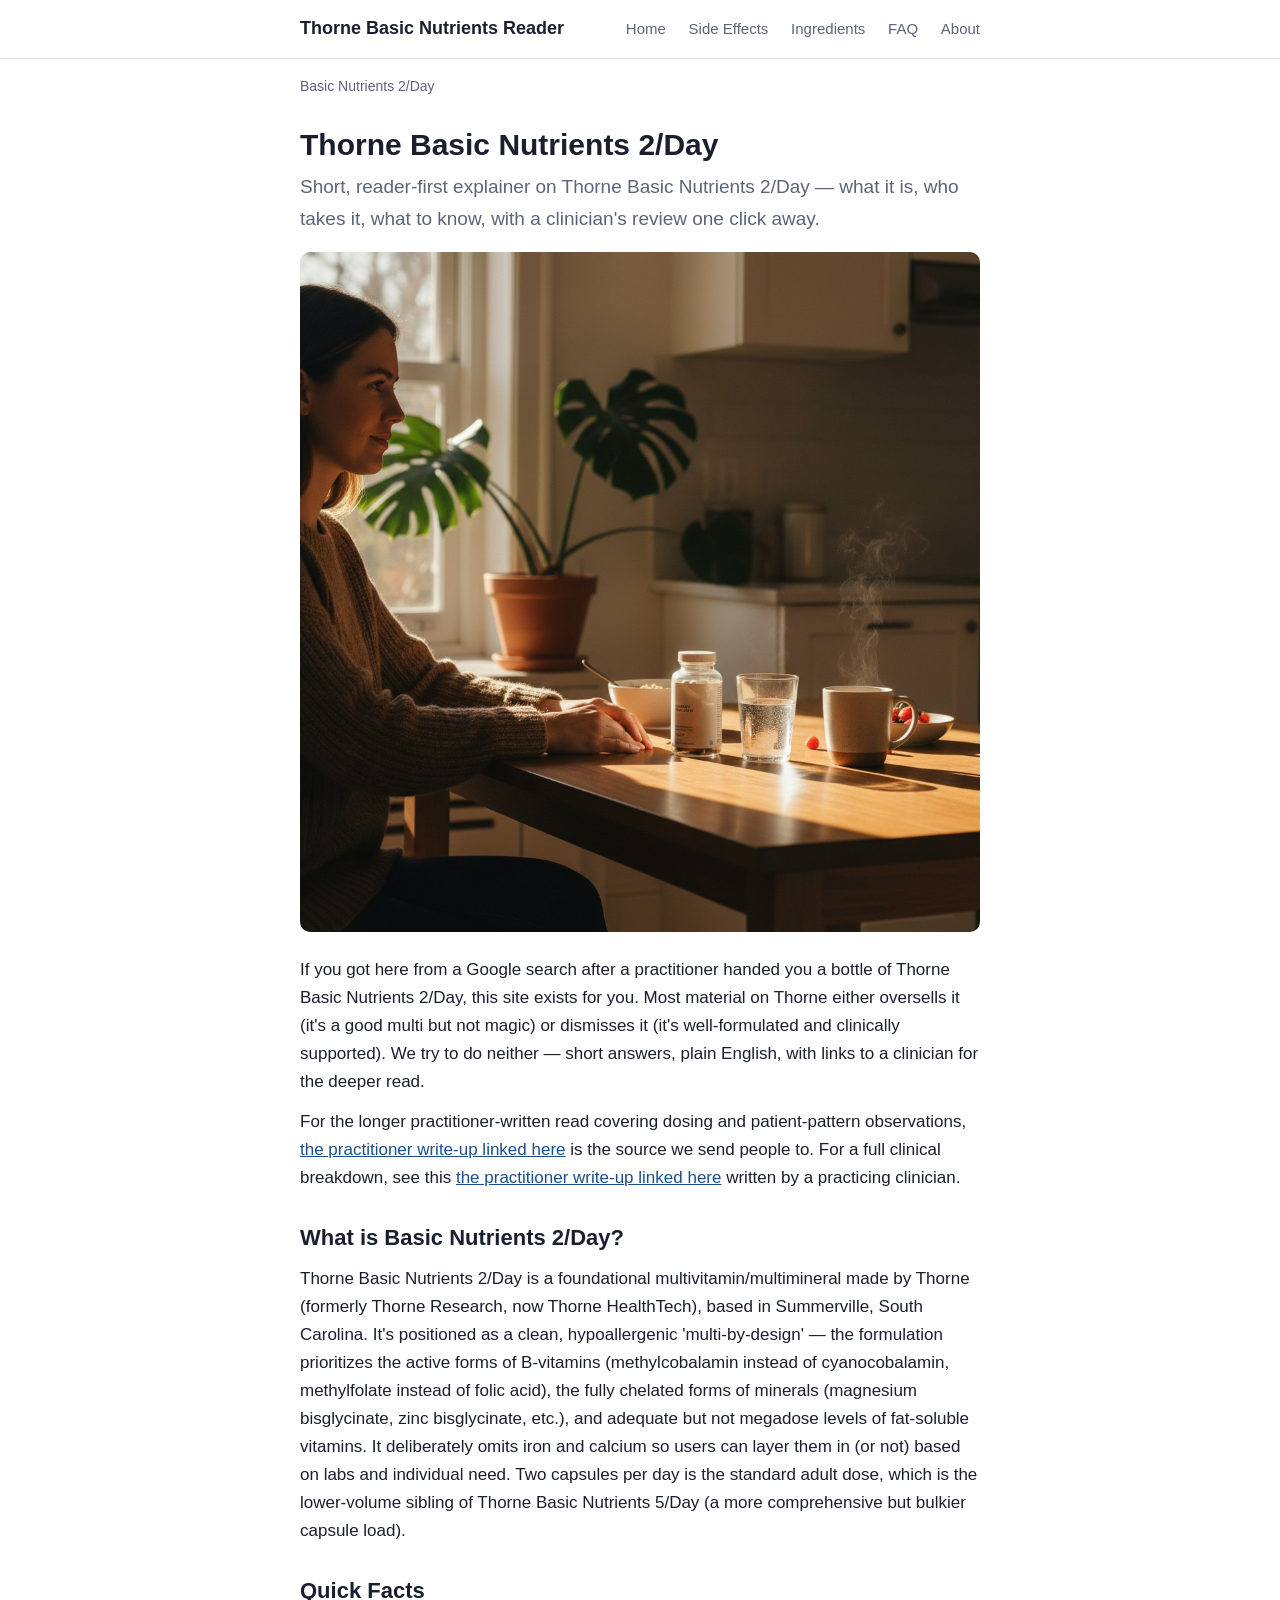
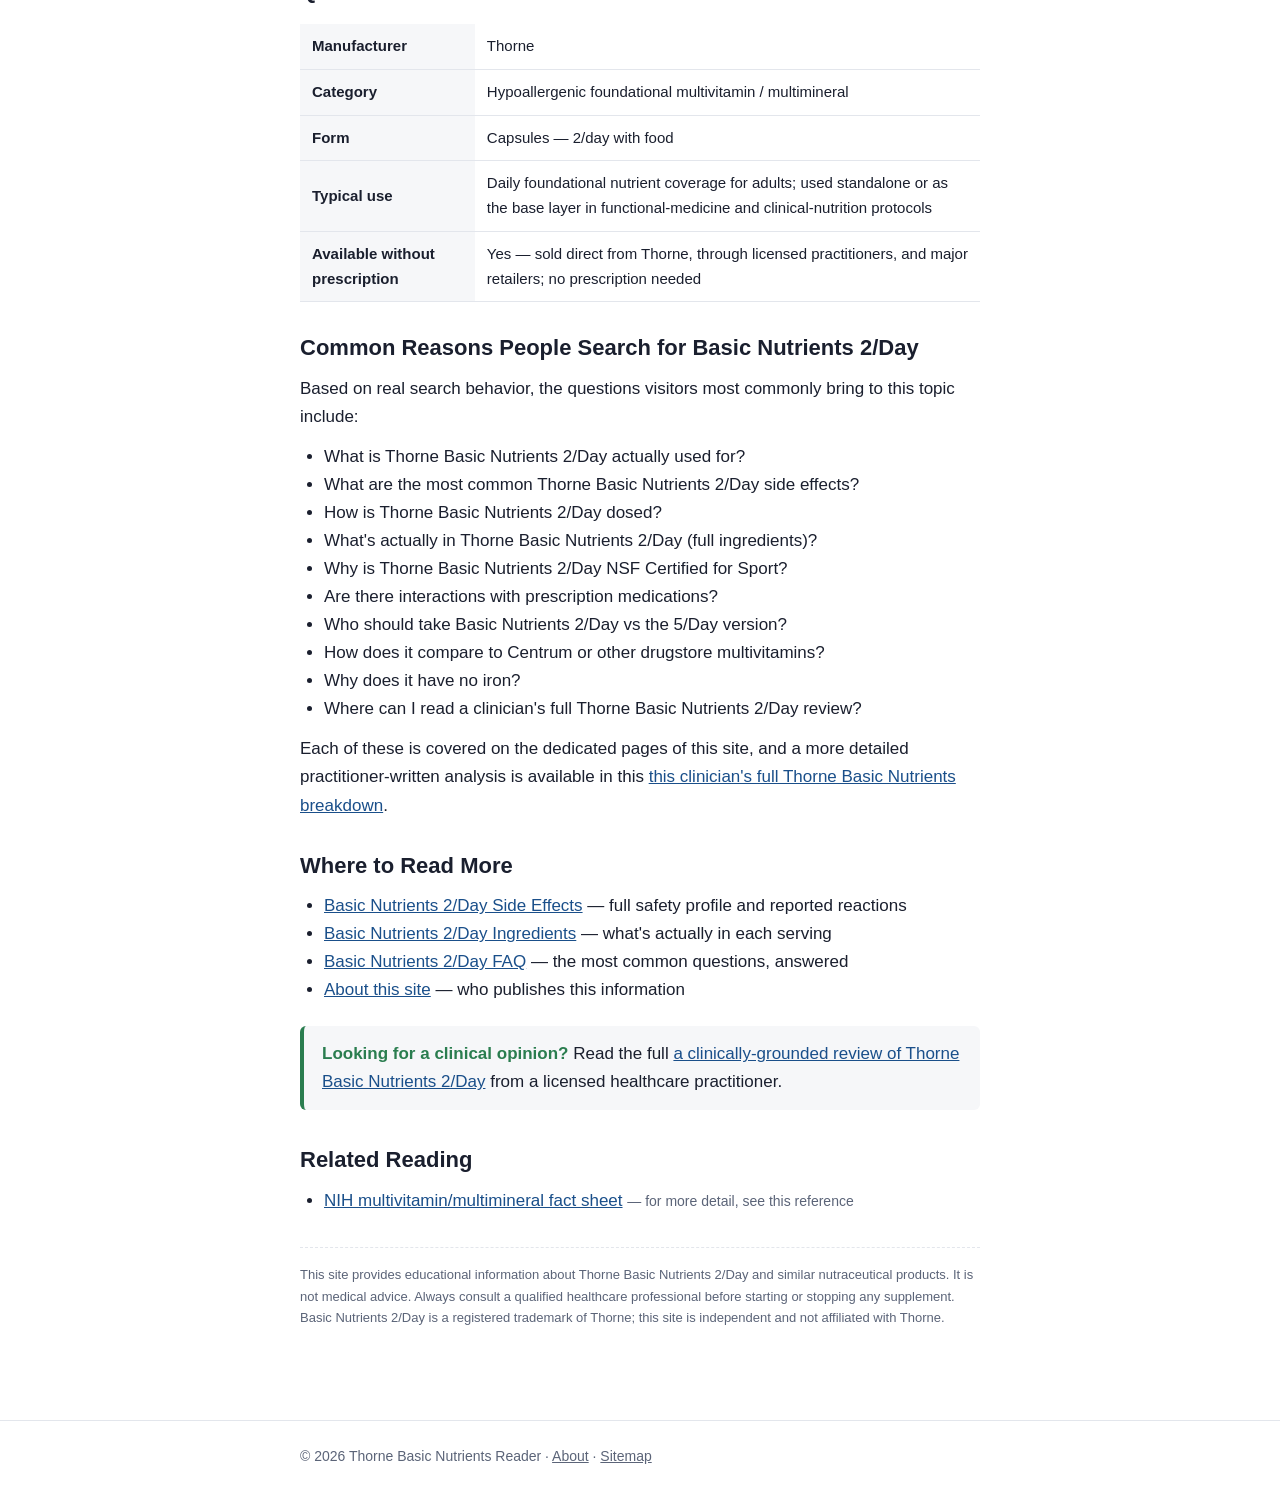
<file: index.html>
<!doctype html>
<html lang="en">
<head>
<meta charset="utf-8">
<meta name="viewport" content="width=device-width,initial-scale=1">
<title>Thorne Basic Nutrients 2/Day: Thorne Basic Nutrients Reader</title>
<meta name="description" content="Independent information about Thorne Basic Nutrients 2/Day — what it is, what's in it, who it's for, reported side effects, and a practitioner's clinical review.">
<link rel="canonical" href="https://drbellhealth.github.io/thorne-basic-reader/">
<meta name="robots" content="index,follow,max-snippet:-1,max-image-preview:large,max-video-preview:-1">
<meta property="og:type" content="article">
<meta property="og:title" content="Thorne Basic Nutrients 2/Day: Thorne Basic Nutrients Reader">
<meta property="og:description" content="Independent information about Thorne Basic Nutrients 2/Day — what it is, what's in it, who it's for, reported side effects, and a practitioner's clinical review.">
<meta property="og:url" content="https://drbellhealth.github.io/thorne-basic-reader/">
<meta property="og:site_name" content="Thorne Basic Nutrients Reader">
<meta name="twitter:card" content="summary">
<link rel="stylesheet" href="/styles.css">
<script type="application/ld+json">{"@context":"https://schema.org","@type":"Article","headline":"Thorne Basic Nutrients 2/Day: Thorne Basic Nutrients Reader","description":"Independent information about Thorne Basic Nutrients 2/Day \u2014 what it is, what's in it, who it's for, reported side effects, and a practitioner's clinical review.","url":"https://drbellhealth.github.io/thorne-basic-reader/","datePublished":"2026-05-04","dateModified":"2026-05-04","author":{"@type":"Person","name":"Reader Editorial"},"publisher":{"@type":"Organization","name":"Thorne Basic Nutrients Reader"},"mainEntityOfPage":{"@type":"WebPage","@id":"https://drbellhealth.github.io/thorne-basic-reader/"}}</script>
<script type="application/ld+json">{"@context":"https://schema.org","@type":"BreadcrumbList","itemListElement":[{"@type":"ListItem","position":1,"name":"Basic Nutrients 2/Day"}]}</script>
<script type="application/ld+json">{"@context":"https://schema.org","@type":"Organization","name":"Thorne Basic Nutrients Reader","url":"https://drbellhealth.github.io/thorne-basic-reader"}</script>
</head>
<body>
<header class="site">
  <div class="wrap">
    <a class="brand" href="/">Thorne Basic Nutrients Reader</a>
    <nav>
      <a href="/">Home</a>
      <a href="/side-effects.html">Side Effects</a>
      <a href="/ingredients.html">Ingredients</a>
      <a href="/faq.html">FAQ</a>
      <a href="/about.html">About</a>
    </nav>
  </div>
</header>
<div class="wrap">
  <nav class="crumbs" aria-label="Breadcrumb">
    <span aria-current="page">Basic Nutrients 2/Day</span>
  </nav>
  <main>
    <h1>Thorne Basic Nutrients 2/Day</h1>
    <p class="lede">Short, reader-first explainer on Thorne Basic Nutrients 2/Day — what it is, who takes it, what to know, with a clinician's review one click away.</p>
    <figure style="margin:18px 0 24px"><img src="/hero.jpeg" alt="Reader at a sunlit kitchen table with supplement bottle and morning coffee" loading="eager" decoding="async" style="width:100%;height:auto;border-radius:10px;display:block"></figure>
    <p>
      If you got here from a Google search after a practitioner handed you a bottle of Thorne Basic Nutrients 2/Day, this site exists for you. Most material on Thorne either oversells it (it's a good multi but not magic) or dismisses it (it's well-formulated and clinically supported). We try to do neither — short answers, plain English, with links to a clinician for the deeper read.
    </p>
    <p>
      For the longer practitioner-written read covering dosing and patient-pattern observations, <a href="https://drbellhealth.com/thorne-basic-nutrients-2-day-review/" rel="noopener">the practitioner write-up linked here</a> is the source we send people to. For a full clinical breakdown, see this
      <a href="https://drbellhealth.com/thorne-basic-nutrients-2-day-review/" rel="noopener">the practitioner write-up linked here</a>
      written by a practicing clinician.
    </p>

    <h2>What is Basic Nutrients 2/Day?</h2>
    <p>Thorne Basic Nutrients 2/Day is a foundational multivitamin/multimineral made by Thorne (formerly Thorne Research, now Thorne HealthTech), based in Summerville, South Carolina. It's positioned as a clean, hypoallergenic 'multi-by-design' — the formulation prioritizes the active forms of B-vitamins (methylcobalamin instead of cyanocobalamin, methylfolate instead of folic acid), the fully chelated forms of minerals (magnesium bisglycinate, zinc bisglycinate, etc.), and adequate but not megadose levels of fat-soluble vitamins. It deliberately omits iron and calcium so users can layer them in (or not) based on labs and individual need. Two capsules per day is the standard adult dose, which is the lower-volume sibling of Thorne Basic Nutrients 5/Day (a more comprehensive but bulkier capsule load).</p>

    <h2>Quick Facts</h2>
    <table>
      <tr><th>Manufacturer</th><td>Thorne</td></tr>
      <tr><th>Category</th><td>Hypoallergenic foundational multivitamin / multimineral</td></tr>
      <tr><th>Form</th><td>Capsules — 2/day with food</td></tr>
      <tr><th>Typical use</th><td>Daily foundational nutrient coverage for adults; used standalone or as the base layer in functional-medicine and clinical-nutrition protocols</td></tr>
      <tr><th>Available without prescription</th><td>Yes — sold direct from Thorne, through licensed practitioners, and major retailers; no prescription needed</td></tr>
    </table>

    <h2>Common Reasons People Search for Basic Nutrients 2/Day</h2>
    <p>Based on real search behavior, the questions visitors most commonly bring to this topic include:</p>
    <ul>
      <li>What is Thorne Basic Nutrients 2/Day actually used for?</li>
      <li>What are the most common Thorne Basic Nutrients 2/Day side effects?</li>
      <li>How is Thorne Basic Nutrients 2/Day dosed?</li>
      <li>What&#x27;s actually in Thorne Basic Nutrients 2/Day (full ingredients)?</li>
      <li>Why is Thorne Basic Nutrients 2/Day NSF Certified for Sport?</li>
      <li>Are there interactions with prescription medications?</li>
      <li>Who should take Basic Nutrients 2/Day vs the 5/Day version?</li>
      <li>How does it compare to Centrum or other drugstore multivitamins?</li>
      <li>Why does it have no iron?</li>
      <li>Where can I read a clinician&#x27;s full Thorne Basic Nutrients 2/Day review?</li>
    </ul>
    <p>
      Each of these is covered on the dedicated pages of this site, and a more detailed practitioner-written analysis is available in this
      <a href="https://drbellhealth.com/thorne-basic-nutrients-2-day-review/" rel="noopener">this clinician's full Thorne Basic Nutrients breakdown</a>.
    </p>

    <h2>Where to Read More</h2>
    <ul>
      <li><a href="/side-effects.html">Basic Nutrients 2/Day Side Effects</a> — full safety profile and reported reactions</li>
      <li><a href="/ingredients.html">Basic Nutrients 2/Day Ingredients</a> — what's actually in each serving</li>
      <li><a href="/faq.html">Basic Nutrients 2/Day FAQ</a> — the most common questions, answered</li>
      <li><a href="/about.html">About this site</a> — who publishes this information</li>
    </ul>

    <div class="callout">
      <strong>Looking for a clinical opinion?</strong>
      Read the full
      <a href="https://drbellhealth.com/thorne-basic-nutrients-2-day-review/" rel="noopener">a clinically-grounded review of Thorne Basic Nutrients 2/Day</a>
      from a licensed healthcare practitioner.
    </div>

    
    <!-- BEGIN spider-web links -->
    <h2 style="margin-top:36px">Related Reading</h2>
    <ul>
      <li><a href="https://ods.od.nih.gov/factsheets/MVMS-HealthProfessional/" rel="noopener">NIH multivitamin/multimineral fact sheet</a> <span style="color:#5b6478;font-size:14px"> — for more detail, see this reference</span></li>
    </ul>
    <!-- END spider-web links -->
<p class="disclaimer">This site provides educational information about Thorne Basic Nutrients 2/Day and similar nutraceutical products. It is not medical advice. Always consult a qualified healthcare professional before starting or stopping any supplement. Basic Nutrients 2/Day is a registered trademark of Thorne; this site is independent and not affiliated with Thorne.</p>
  </main>
</div>
<footer class="site">
  <div class="wrap">
    © 2026 Thorne Basic Nutrients Reader · <a href="/about.html">About</a> · <a href="/sitemap.xml">Sitemap</a>
  </div>
</footer>
</body>
</html>
</file>
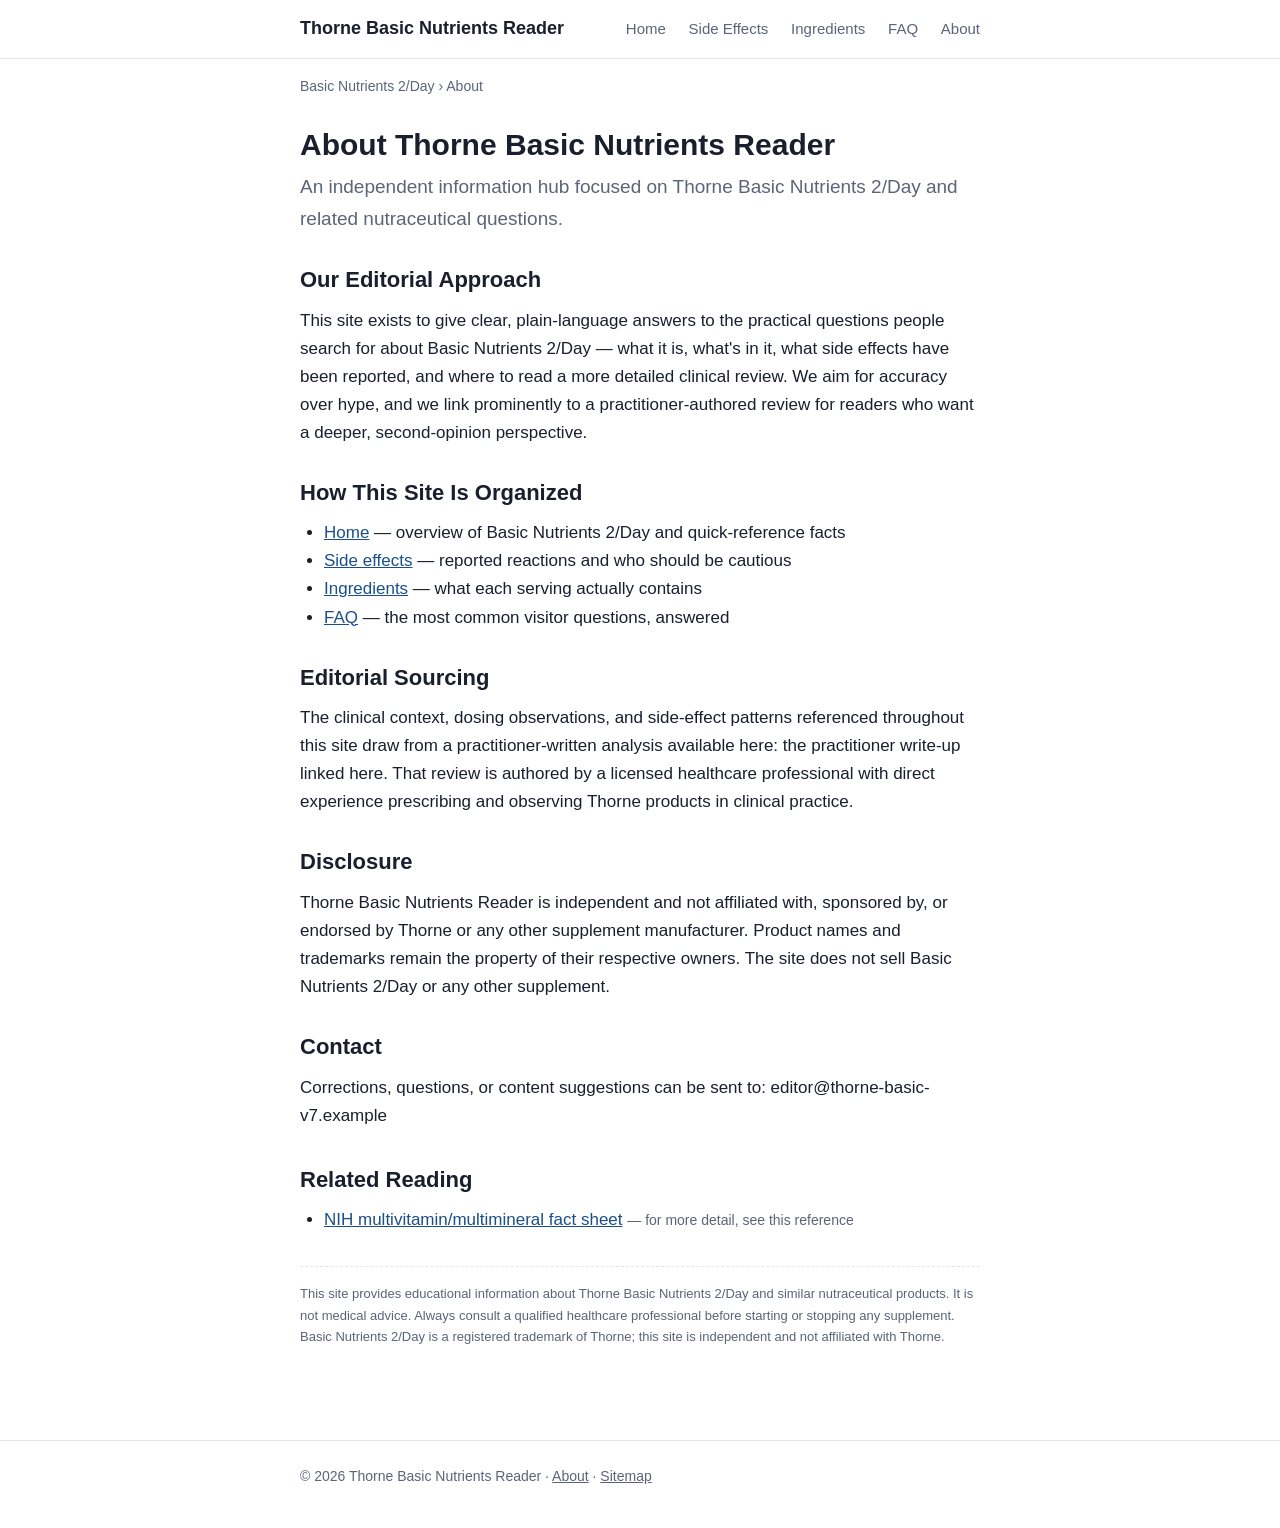
<file: about.html>
<!doctype html>
<html lang="en">
<head>
<meta charset="utf-8">
<meta name="viewport" content="width=device-width,initial-scale=1">
<title>About Thorne Basic Nutrients Reader</title>
<meta name="description" content="About Thorne Basic Nutrients Reader — independent editorial coverage of Thorne Basic Nutrients 2/Day.">
<link rel="canonical" href="https://drbellhealth.github.io/thorne-basic-reader/about.html">
<meta name="robots" content="index,follow,max-snippet:-1,max-image-preview:large,max-video-preview:-1">
<meta property="og:type" content="article">
<meta property="og:title" content="About Thorne Basic Nutrients Reader">
<meta property="og:description" content="About Thorne Basic Nutrients Reader — independent editorial coverage of Thorne Basic Nutrients 2/Day.">
<meta property="og:url" content="https://drbellhealth.github.io/thorne-basic-reader/about.html">
<meta property="og:site_name" content="Thorne Basic Nutrients Reader">
<meta name="twitter:card" content="summary">
<link rel="stylesheet" href="/styles.css">
<script type="application/ld+json">{"@context":"https://schema.org","@type":"Article","headline":"About Thorne Basic Nutrients Reader","description":"About Thorne Basic Nutrients Reader \u2014 independent editorial coverage of Thorne Basic Nutrients 2/Day.","url":"https://drbellhealth.github.io/thorne-basic-reader/about.html","datePublished":"2026-05-04","dateModified":"2026-05-04","author":{"@type":"Person","name":"Reader Editorial"},"publisher":{"@type":"Organization","name":"Thorne Basic Nutrients Reader"},"mainEntityOfPage":{"@type":"WebPage","@id":"https://drbellhealth.github.io/thorne-basic-reader/about.html"}}</script>
<script type="application/ld+json">{"@context":"https://schema.org","@type":"BreadcrumbList","itemListElement":[{"@type":"ListItem","position":1,"name":"Basic Nutrients 2/Day","item":"https://drbellhealth.github.io/thorne-basic-reader/"},{"@type":"ListItem","position":2,"name":"About"}]}</script>
</head>
<body>
<header class="site">
  <div class="wrap">
    <a class="brand" href="/">Thorne Basic Nutrients Reader</a>
    <nav>
      <a href="/">Home</a>
      <a href="/side-effects.html">Side Effects</a>
      <a href="/ingredients.html">Ingredients</a>
      <a href="/faq.html">FAQ</a>
      <a href="/about.html">About</a>
    </nav>
  </div>
</header>
<div class="wrap">
  <nav class="crumbs" aria-label="Breadcrumb">
    <a href="/">Basic Nutrients 2/Day</a><span> › </span><span aria-current="page">About</span>
  </nav>
  <main>
    <h1>About Thorne Basic Nutrients Reader</h1>
    <p class="lede">An independent information hub focused on Thorne Basic Nutrients 2/Day and related nutraceutical questions.</p>

    <h2>Our Editorial Approach</h2>
    <p>This site exists to give clear, plain-language answers to the practical questions people search for about Basic Nutrients 2/Day — what it is, what's in it, what side effects have been reported, and where to read a more detailed clinical review. We aim for accuracy over hype, and we link prominently to a practitioner-authored review for readers who want a deeper, second-opinion perspective.</p>

    <h2>How This Site Is Organized</h2>
    <ul>
      <li><a href="/">Home</a> — overview of Basic Nutrients 2/Day and quick-reference facts</li>
      <li><a href="/side-effects.html">Side effects</a> — reported reactions and who should be cautious</li>
      <li><a href="/ingredients.html">Ingredients</a> — what each serving actually contains</li>
      <li><a href="/faq.html">FAQ</a> — the most common visitor questions, answered</li>
    </ul>

    <h2>Editorial Sourcing</h2>
    <p>The clinical context, dosing observations, and side-effect patterns referenced throughout this site draw from a practitioner-written analysis available here:
      the practitioner write-up linked here.
      That review is authored by a licensed healthcare professional with direct experience prescribing and observing Thorne products in clinical practice.
    </p>

    <h2>Disclosure</h2>
    <p>Thorne Basic Nutrients Reader is independent and not affiliated with, sponsored by, or endorsed by Thorne or any other supplement manufacturer. Product names and trademarks remain the property of their respective owners. The site does not sell Basic Nutrients 2/Day or any other supplement.</p>

    <h2>Contact</h2>
    <p>Corrections, questions, or content suggestions can be sent to: editor@thorne-basic-v7.example</p>

    
    <!-- BEGIN spider-web links -->
    <h2 style="margin-top:36px">Related Reading</h2>
    <ul>
      <li><a href="https://ods.od.nih.gov/factsheets/MVMS-HealthProfessional/" rel="noopener">NIH multivitamin/multimineral fact sheet</a> <span style="color:#5b6478;font-size:14px"> — for more detail, see this reference</span></li>
    </ul>
    <!-- END spider-web links -->
<p class="disclaimer">This site provides educational information about Thorne Basic Nutrients 2/Day and similar nutraceutical products. It is not medical advice. Always consult a qualified healthcare professional before starting or stopping any supplement. Basic Nutrients 2/Day is a registered trademark of Thorne; this site is independent and not affiliated with Thorne.</p>
  </main>
</div>
<footer class="site">
  <div class="wrap">
    © 2026 Thorne Basic Nutrients Reader · <a href="/about.html">About</a> · <a href="/sitemap.xml">Sitemap</a>
  </div>
</footer>
</body>
</html>
</file>
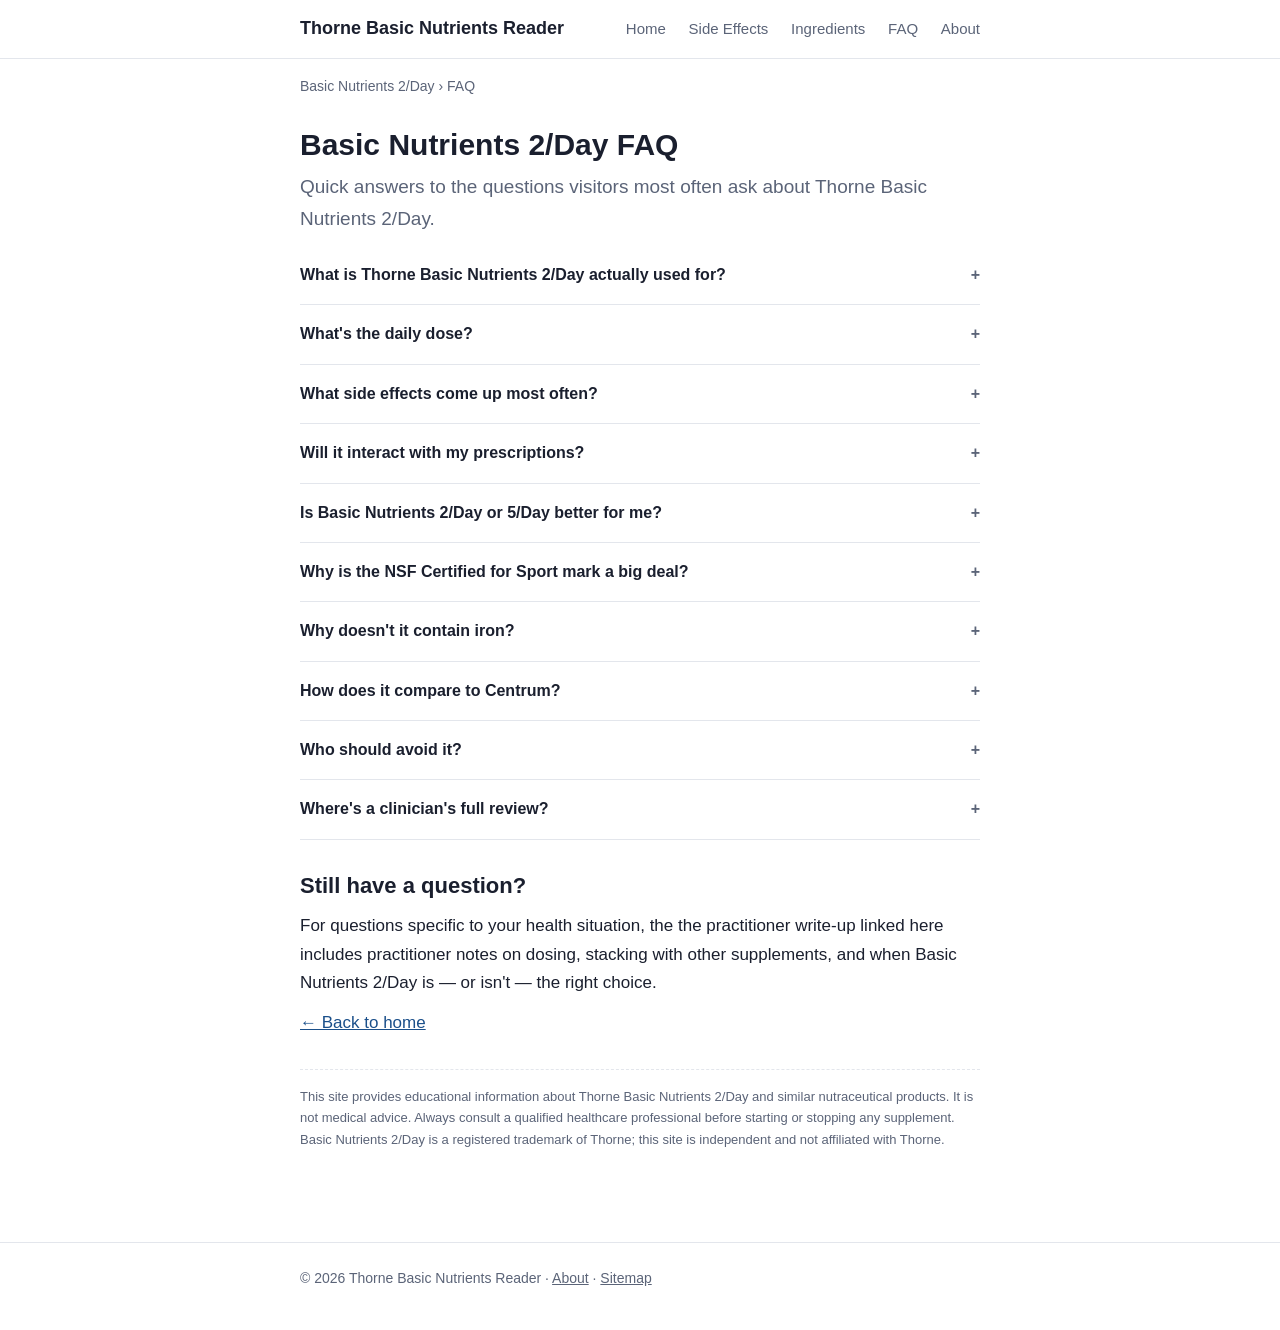
<file: faq.html>
<!doctype html>
<html lang="en">
<head>
<meta charset="utf-8">
<meta name="viewport" content="width=device-width,initial-scale=1">
<title>Basic Nutrients 2/Day FAQ: Common Questions Answered</title>
<meta name="description" content="Common questions about Thorne Basic Nutrients 2/Day: dosing, side effects, drug interactions, NSF Certified for Sport status, comparisons to other Thorne formulas, and who shouldn't take it.">
<link rel="canonical" href="https://drbellhealth.github.io/thorne-basic-reader/faq.html">
<meta name="robots" content="index,follow,max-snippet:-1,max-image-preview:large,max-video-preview:-1">
<meta property="og:type" content="article">
<meta property="og:title" content="Basic Nutrients 2/Day FAQ: Common Questions Answered">
<meta property="og:description" content="Common questions about Thorne Basic Nutrients 2/Day: dosing, side effects, drug interactions, NSF Certified for Sport status, comparisons to other Thorne formulas, and who shouldn't take it.">
<meta property="og:url" content="https://drbellhealth.github.io/thorne-basic-reader/faq.html">
<meta property="og:site_name" content="Thorne Basic Nutrients Reader">
<meta name="twitter:card" content="summary">
<link rel="stylesheet" href="/styles.css">
<script type="application/ld+json">{"@context":"https://schema.org","@type":"Article","headline":"Basic Nutrients 2/Day FAQ: Common Questions Answered","description":"Common questions about Thorne Basic Nutrients 2/Day: dosing, side effects, drug interactions, NSF Certified for Sport status, comparisons to other Thorne formulas, and who shouldn't take it.","url":"https://drbellhealth.github.io/thorne-basic-reader/faq.html","datePublished":"2026-05-04","dateModified":"2026-05-04","author":{"@type":"Person","name":"Reader Editorial"},"publisher":{"@type":"Organization","name":"Thorne Basic Nutrients Reader"},"mainEntityOfPage":{"@type":"WebPage","@id":"https://drbellhealth.github.io/thorne-basic-reader/faq.html"}}</script>
<script type="application/ld+json">{"@context":"https://schema.org","@type":"BreadcrumbList","itemListElement":[{"@type":"ListItem","position":1,"name":"Basic Nutrients 2/Day","item":"https://drbellhealth.github.io/thorne-basic-reader/"},{"@type":"ListItem","position":2,"name":"FAQ"}]}</script>
<script type="application/ld+json">{"@context":"https://schema.org","@type":"FAQPage","mainEntity":[{"@type":"Question","name":"What is Thorne Basic Nutrients 2/Day actually used for?","acceptedAnswer":{"@type":"Answer","text":"Foundational daily nutrient coverage for adults. Practitioners commonly recommend it as a 'base layer' multi \u2014 covering the boring-but-important nutrients (B-complex, magnesium, zinc, vitamin D) so the practitioner can then layer in targeted protocol pieces (omega-3, additional D, gut formulas, etc.) without guessing at baseline. A clinician's full review walks through the typical patient profile."}},{"@type":"Question","name":"What's the daily dose?","acceptedAnswer":{"@type":"Answer","text":"Two capsules per day, ideally with food. If you're sensitive to methylated B-vitamins, start at 1 capsule for the first week, then ramp to 2. Some practitioners split the dose: one with breakfast, one with lunch \u2014 that minimizes the over-stimulation pattern in MTHFR-variant users."}},{"@type":"Question","name":"What side effects come up most often?","acceptedAnswer":{"@type":"Answer","text":"Mild GI upset on an empty stomach, an over-stimulated 'wired' feeling in B-vitamin-sensitive users, and bright yellow urine from riboflavin (harmless). The side-effects page covers the full pattern."}},{"@type":"Question","name":"Will it interact with my prescriptions?","acceptedAnswer":{"@type":"Answer","text":"Documented concerns: vitamin K1+K2 + warfarin (recheck INR), magnesium + tetracycline/fluoroquinolone antibiotics (separate doses by 2 hours), methylated B-vitamins + methotrexate (clinician conversation). None are usually deal-breakers but worth flagging to your prescribing clinician."}},{"@type":"Question","name":"Is Basic Nutrients 2/Day or 5/Day better for me?","acceptedAnswer":{"@type":"Answer","text":"2/Day is for adults whose diets cover most of the basics \u2014 it's foundational coverage. 5/Day is for athletes in heavy training, post-surgical recovery, or anyone whose practitioner explicitly wants higher doses of the B-complex and minerals. Don't take both at once \u2014 pick one. The capsule load on 5/Day is heavier (5 capsules) and the dose levels approximately double."}},{"@type":"Question","name":"Why is the NSF Certified for Sport mark a big deal?","acceptedAnswer":{"@type":"Answer","text":"It means an independent third party (NSF International) tests every batch for banned substances and contaminants \u2014 the same standard the Olympics and pro sports teams require. For elite athletes, supplement contamination is a career-ender (a single contaminated batch has cost athletes their medals). For everyone else, it's a quality signal that the manufacturing facility is held to a higher standard than the FDA's baseline supplement requirements."}},{"@type":"Question","name":"Why doesn't it contain iron?","acceptedAnswer":{"@type":"Answer","text":"Deliberate. Most adults \u2014 particularly men and post-menopausal women \u2014 don't need supplemental iron and can be harmed by it (iron is pro-oxidant in excess and contributes to cardiovascular risk in iron-sufficient adults). By leaving iron out, Thorne lets clinicians prescribe iron only when labs (ferritin, transferrin saturation) confirm it's needed. If you DO need iron, Thorne makes Iron Bisglycinate as a separate product. The clinician's review handles the iron-decision logic."}},{"@type":"Question","name":"How does it compare to Centrum?","acceptedAnswer":{"@type":"Answer","text":"On three dimensions, dramatically different: (1) Active forms of B-vitamins (methylcobalamin vs cyanocobalamin), (2) fully chelated minerals (bisglycinate vs oxide/sulfate \u2014 chelated forms absorb several-fold better), (3) NSF Certified for Sport third-party testing (Centrum has no equivalent certification). The price reflects this \u2014 Thorne is 4\u20135x the per-dose cost. Whether that delta is worth it depends on whether you have absorption issues, MTHFR variants, or athletic concerns."}},{"@type":"Question","name":"Who should avoid it?","acceptedAnswer":{"@type":"Answer","text":"People on warfarin without INR-recheck planned, individuals with severe sensitivity to methylated B-vitamins (some users with COMT slow variants don't tolerate methylcobalamin and need hydroxocobalamin instead), and pregnant or breastfeeding users (Thorne makes Basic Prenatal as a dedicated formula)."}},{"@type":"Question","name":"Where's a clinician's full review?","acceptedAnswer":{"@type":"Answer","text":"This practitioner-written review walks through dosing observations, common patient reactions, when to choose 2/Day vs 5/Day, comparable products, and the clinical use case in more detail."}}]}</script>
</head>
<body>
<header class="site">
  <div class="wrap">
    <a class="brand" href="/">Thorne Basic Nutrients Reader</a>
    <nav>
      <a href="/">Home</a>
      <a href="/side-effects.html">Side Effects</a>
      <a href="/ingredients.html">Ingredients</a>
      <a href="/faq.html">FAQ</a>
      <a href="/about.html">About</a>
    </nav>
  </div>
</header>
<div class="wrap">
  <nav class="crumbs" aria-label="Breadcrumb">
    <a href="/">Basic Nutrients 2/Day</a><span> › </span><span aria-current="page">FAQ</span>
  </nav>
  <main>
    <h1>Basic Nutrients 2/Day FAQ</h1>
    <p class="lede">Quick answers to the questions visitors most often ask about Thorne Basic Nutrients 2/Day.</p>

    <div class="faq">
      <details>
        <summary>What is Thorne Basic Nutrients 2/Day actually used for?</summary>
        <p>Foundational daily nutrient coverage for adults. Practitioners commonly recommend it as a 'base layer' multi — covering the boring-but-important nutrients (B-complex, magnesium, zinc, vitamin D) so the practitioner can then layer in targeted protocol pieces (omega-3, additional D, gut formulas, etc.) without guessing at baseline. A clinician's full review walks through the typical patient profile.</p>
      </details>
      <details>
        <summary>What&#x27;s the daily dose?</summary>
        <p>Two capsules per day, ideally with food. If you're sensitive to methylated B-vitamins, start at 1 capsule for the first week, then ramp to 2. Some practitioners split the dose: one with breakfast, one with lunch — that minimizes the over-stimulation pattern in MTHFR-variant users.</p>
      </details>
      <details>
        <summary>What side effects come up most often?</summary>
        <p>Mild GI upset on an empty stomach, an over-stimulated 'wired' feeling in B-vitamin-sensitive users, and bright yellow urine from riboflavin (harmless). The <a href="/side-effects.html">side-effects page</a> covers the full pattern.</p>
      </details>
      <details>
        <summary>Will it interact with my prescriptions?</summary>
        <p>Documented concerns: vitamin K1+K2 + warfarin (recheck INR), magnesium + tetracycline/fluoroquinolone antibiotics (separate doses by 2 hours), methylated B-vitamins + methotrexate (clinician conversation). None are usually deal-breakers but worth flagging to your prescribing clinician.</p>
      </details>
      <details>
        <summary>Is Basic Nutrients 2/Day or 5/Day better for me?</summary>
        <p>2/Day is for adults whose diets cover most of the basics — it's foundational coverage. 5/Day is for athletes in heavy training, post-surgical recovery, or anyone whose practitioner explicitly wants higher doses of the B-complex and minerals. Don't take both at once — pick one. The capsule load on 5/Day is heavier (5 capsules) and the dose levels approximately double.</p>
      </details>
      <details>
        <summary>Why is the NSF Certified for Sport mark a big deal?</summary>
        <p>It means an independent third party (NSF International) tests every batch for banned substances and contaminants — the same standard the Olympics and pro sports teams require. For elite athletes, supplement contamination is a career-ender (a single contaminated batch has cost athletes their medals). For everyone else, it's a quality signal that the manufacturing facility is held to a higher standard than the FDA's baseline supplement requirements.</p>
      </details>
      <details>
        <summary>Why doesn&#x27;t it contain iron?</summary>
        <p>Deliberate. Most adults — particularly men and post-menopausal women — don't need supplemental iron and can be harmed by it (iron is pro-oxidant in excess and contributes to cardiovascular risk in iron-sufficient adults). By leaving iron out, Thorne lets clinicians prescribe iron only when labs (ferritin, transferrin saturation) confirm it's needed. If you DO need iron, Thorne makes Iron Bisglycinate as a separate product. The clinician's review handles the iron-decision logic.</p>
      </details>
      <details>
        <summary>How does it compare to Centrum?</summary>
        <p>On three dimensions, dramatically different: (1) Active forms of B-vitamins (methylcobalamin vs cyanocobalamin), (2) fully chelated minerals (bisglycinate vs oxide/sulfate — chelated forms absorb several-fold better), (3) NSF Certified for Sport third-party testing (Centrum has no equivalent certification). The price reflects this — Thorne is 4–5x the per-dose cost. Whether that delta is worth it depends on whether you have absorption issues, MTHFR variants, or athletic concerns.</p>
      </details>
      <details>
        <summary>Who should avoid it?</summary>
        <p>People on warfarin without INR-recheck planned, individuals with severe sensitivity to methylated B-vitamins (some users with COMT slow variants don't tolerate methylcobalamin and need hydroxocobalamin instead), and pregnant or breastfeeding users (Thorne makes Basic Prenatal as a dedicated formula).</p>
      </details>
      <details>
        <summary>Where&#x27;s a clinician&#x27;s full review?</summary>
        <p>This practitioner-written review walks through dosing observations, common patient reactions, when to choose 2/Day vs 5/Day, comparable products, and the clinical use case in more detail.</p>
      </details>
    </div>

    <h2>Still have a question?</h2>
    <p>For questions specific to your health situation, the
      the practitioner write-up linked here
      includes practitioner notes on dosing, stacking with other supplements, and when Basic Nutrients 2/Day is — or isn't — the right choice.
    </p>

    <p><a href="/">← Back to home</a></p>

    <p class="disclaimer">This site provides educational information about Thorne Basic Nutrients 2/Day and similar nutraceutical products. It is not medical advice. Always consult a qualified healthcare professional before starting or stopping any supplement. Basic Nutrients 2/Day is a registered trademark of Thorne; this site is independent and not affiliated with Thorne.</p>
  </main>
</div>
<footer class="site">
  <div class="wrap">
    © 2026 Thorne Basic Nutrients Reader · <a href="/about.html">About</a> · <a href="/sitemap.xml">Sitemap</a>
  </div>
</footer>
</body>
</html>
</file>
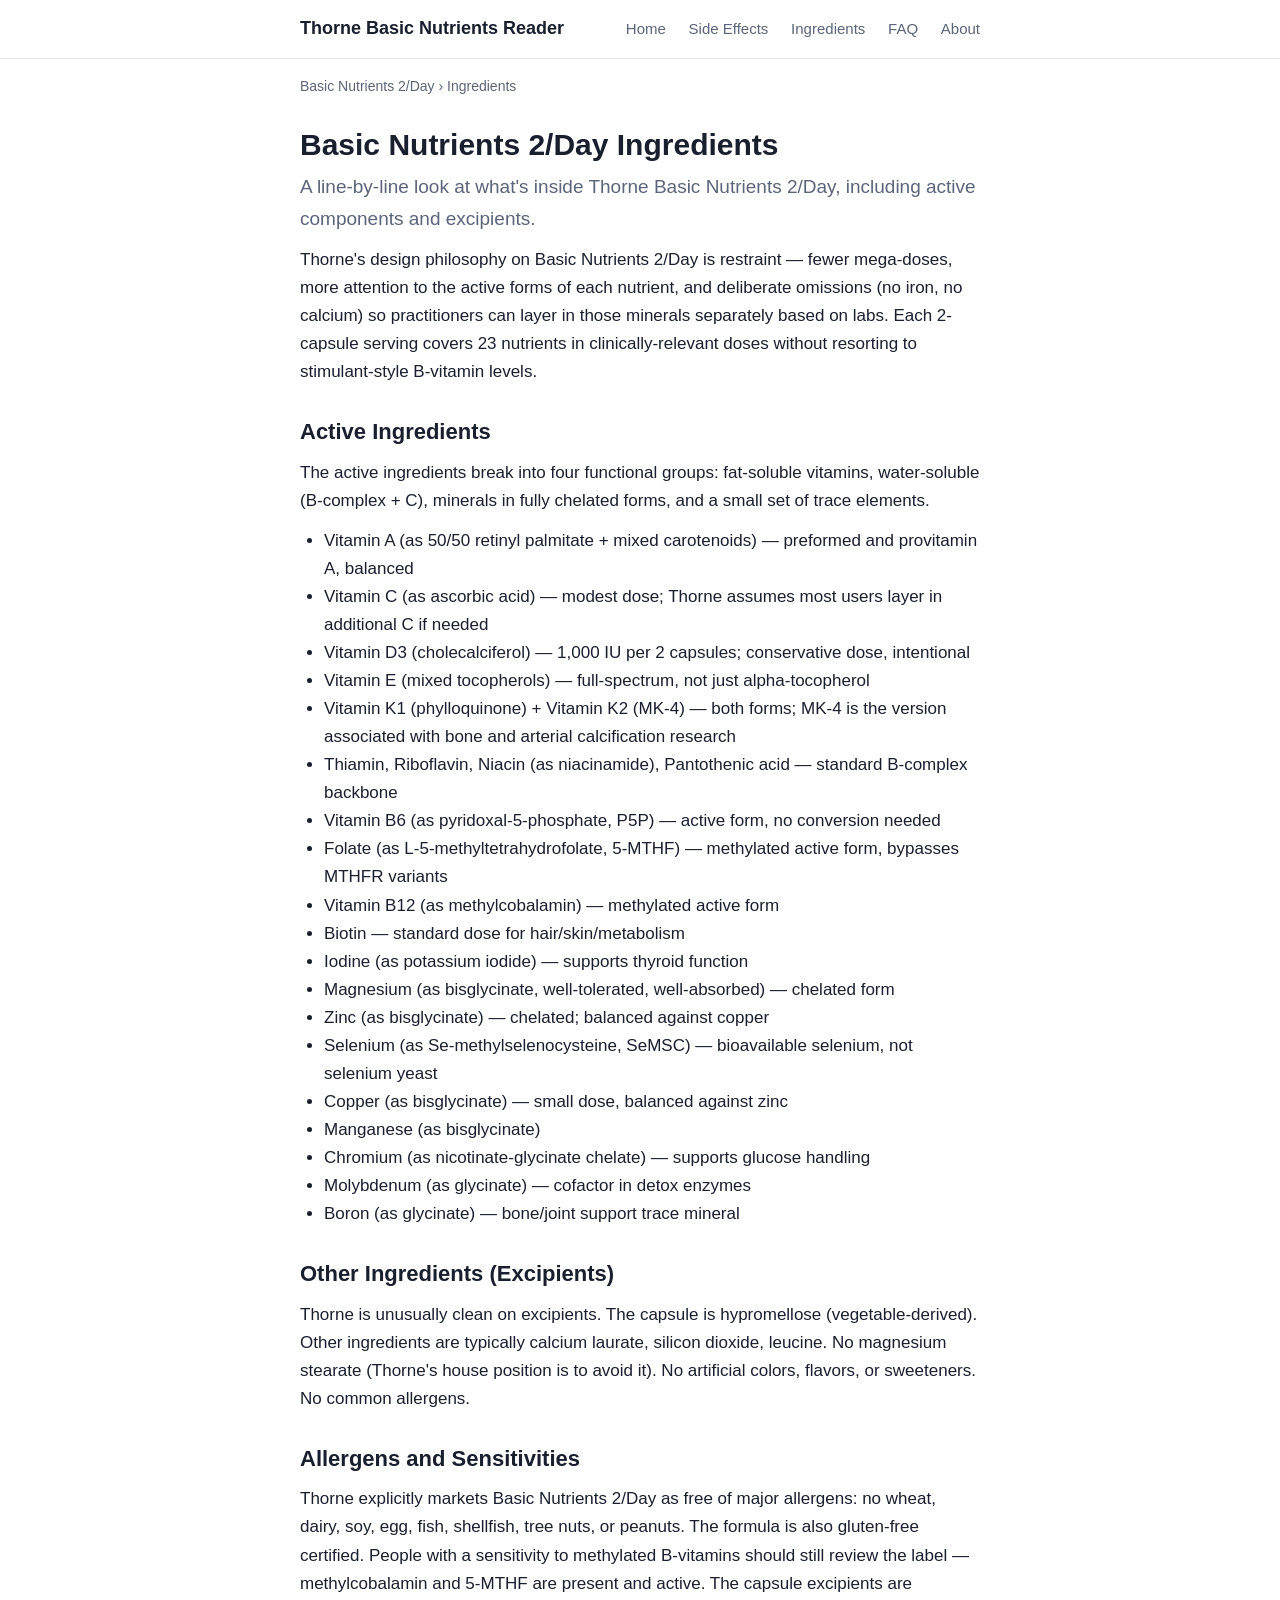
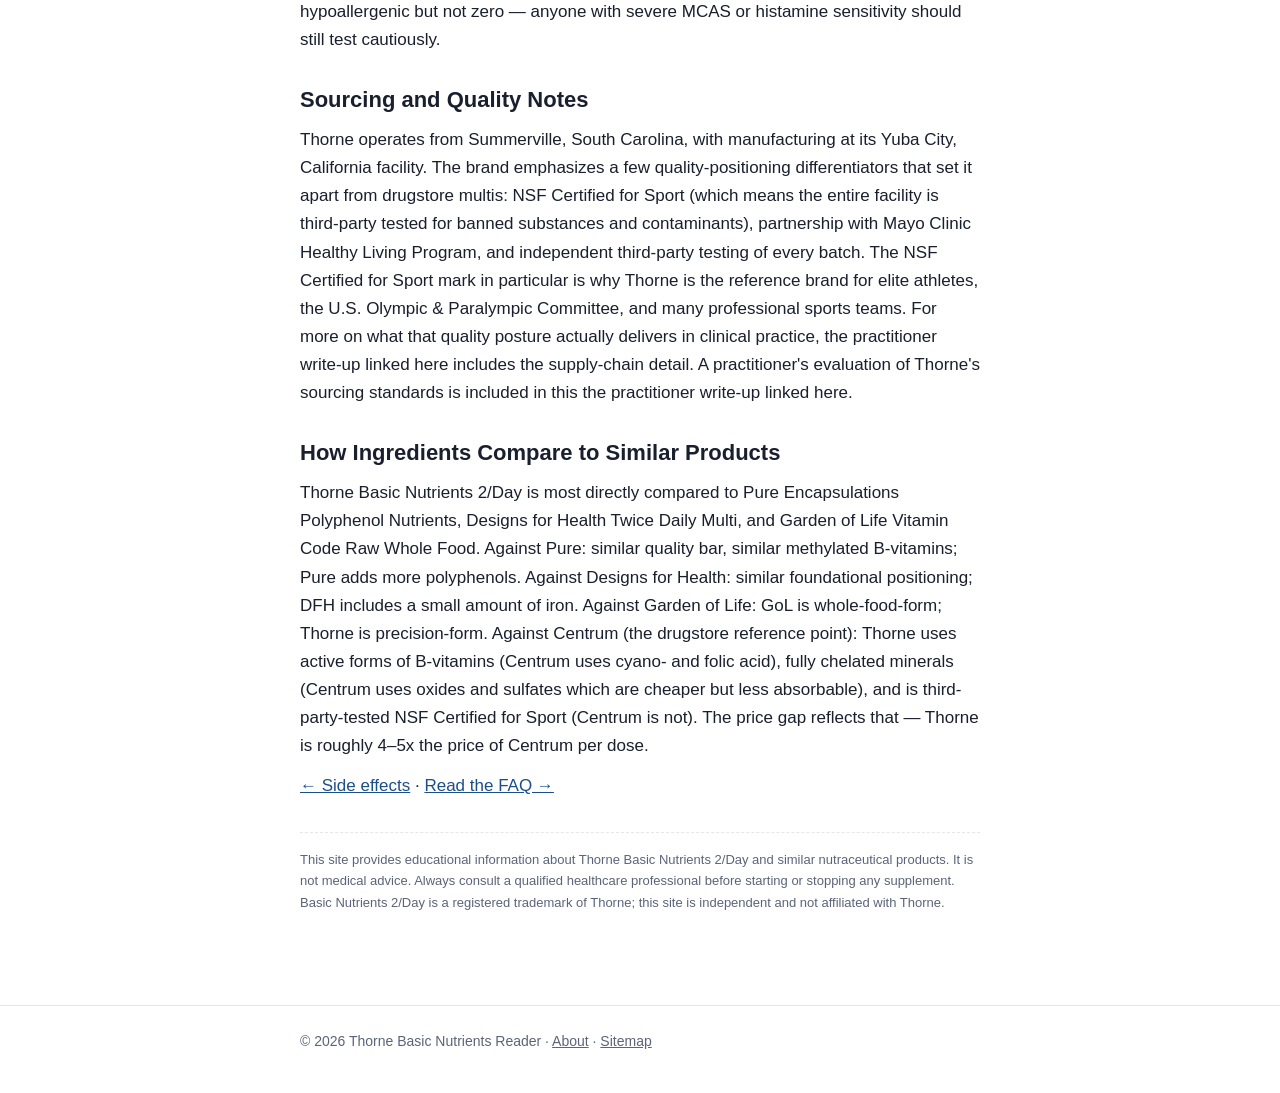
<file: ingredients.html>
<!doctype html>
<html lang="en">
<head>
<meta charset="utf-8">
<meta name="viewport" content="width=device-width,initial-scale=1">
<title>Basic Nutrients 2/Day Ingredients: Full Breakdown</title>
<meta name="description" content="Line-by-line breakdown of Thorne Basic Nutrients 2/Day ingredients — methylated B12 and folate, vitamin K1+K2, vitamin D3, magnesium, fully-chelated minerals, and the no-iron design.">
<link rel="canonical" href="https://drbellhealth.github.io/thorne-basic-reader/ingredients.html">
<meta name="robots" content="index,follow,max-snippet:-1,max-image-preview:large,max-video-preview:-1">
<meta property="og:type" content="article">
<meta property="og:title" content="Basic Nutrients 2/Day Ingredients: Full Breakdown">
<meta property="og:description" content="Line-by-line breakdown of Thorne Basic Nutrients 2/Day ingredients — methylated B12 and folate, vitamin K1+K2, vitamin D3, magnesium, fully-chelated minerals, and the no-iron design.">
<meta property="og:url" content="https://drbellhealth.github.io/thorne-basic-reader/ingredients.html">
<meta property="og:site_name" content="Thorne Basic Nutrients Reader">
<meta name="twitter:card" content="summary">
<link rel="stylesheet" href="/styles.css">
<script type="application/ld+json">{"@context":"https://schema.org","@type":"Article","headline":"Basic Nutrients 2/Day Ingredients: Full Breakdown","description":"Line-by-line breakdown of Thorne Basic Nutrients 2/Day ingredients \u2014 methylated B12 and folate, vitamin K1+K2, vitamin D3, magnesium, fully-chelated minerals, and the no-iron design.","url":"https://drbellhealth.github.io/thorne-basic-reader/ingredients.html","datePublished":"2026-05-04","dateModified":"2026-05-04","author":{"@type":"Person","name":"Reader Editorial"},"publisher":{"@type":"Organization","name":"Thorne Basic Nutrients Reader"},"mainEntityOfPage":{"@type":"WebPage","@id":"https://drbellhealth.github.io/thorne-basic-reader/ingredients.html"}}</script>
<script type="application/ld+json">{"@context":"https://schema.org","@type":"BreadcrumbList","itemListElement":[{"@type":"ListItem","position":1,"name":"Basic Nutrients 2/Day","item":"https://drbellhealth.github.io/thorne-basic-reader/"},{"@type":"ListItem","position":2,"name":"Ingredients"}]}</script>
</head>
<body>
<header class="site">
  <div class="wrap">
    <a class="brand" href="/">Thorne Basic Nutrients Reader</a>
    <nav>
      <a href="/">Home</a>
      <a href="/side-effects.html">Side Effects</a>
      <a href="/ingredients.html">Ingredients</a>
      <a href="/faq.html">FAQ</a>
      <a href="/about.html">About</a>
    </nav>
  </div>
</header>
<div class="wrap">
  <nav class="crumbs" aria-label="Breadcrumb">
    <a href="/">Basic Nutrients 2/Day</a><span> › </span><span aria-current="page">Ingredients</span>
  </nav>
  <main>
    <h1>Basic Nutrients 2/Day Ingredients</h1>
    <p class="lede">A line-by-line look at what's inside Thorne Basic Nutrients 2/Day, including active components and excipients.</p>

    <p>Thorne's design philosophy on Basic Nutrients 2/Day is restraint — fewer mega-doses, more attention to the active forms of each nutrient, and deliberate omissions (no iron, no calcium) so practitioners can layer in those minerals separately based on labs. Each 2-capsule serving covers 23 nutrients in clinically-relevant doses without resorting to stimulant-style B-vitamin levels.</p>

    <h2>Active Ingredients</h2>
    <p>The active ingredients break into four functional groups: fat-soluble vitamins, water-soluble (B-complex + C), minerals in fully chelated forms, and a small set of trace elements.</p>
    <ul>
      <li>Vitamin A (as 50/50 retinyl palmitate + mixed carotenoids) — preformed and provitamin A, balanced</li>
      <li>Vitamin C (as ascorbic acid) — modest dose; Thorne assumes most users layer in additional C if needed</li>
      <li>Vitamin D3 (cholecalciferol) — 1,000 IU per 2 capsules; conservative dose, intentional</li>
      <li>Vitamin E (mixed tocopherols) — full-spectrum, not just alpha-tocopherol</li>
      <li>Vitamin K1 (phylloquinone) + Vitamin K2 (MK-4) — both forms; MK-4 is the version associated with bone and arterial calcification research</li>
      <li>Thiamin, Riboflavin, Niacin (as niacinamide), Pantothenic acid — standard B-complex backbone</li>
      <li>Vitamin B6 (as pyridoxal-5-phosphate, P5P) — active form, no conversion needed</li>
      <li>Folate (as L-5-methyltetrahydrofolate, 5-MTHF) — methylated active form, bypasses MTHFR variants</li>
      <li>Vitamin B12 (as methylcobalamin) — methylated active form</li>
      <li>Biotin — standard dose for hair/skin/metabolism</li>
      <li>Iodine (as potassium iodide) — supports thyroid function</li>
      <li>Magnesium (as bisglycinate, well-tolerated, well-absorbed) — chelated form</li>
      <li>Zinc (as bisglycinate) — chelated; balanced against copper</li>
      <li>Selenium (as Se-methylselenocysteine, SeMSC) — bioavailable selenium, not selenium yeast</li>
      <li>Copper (as bisglycinate) — small dose, balanced against zinc</li>
      <li>Manganese (as bisglycinate)</li>
      <li>Chromium (as nicotinate-glycinate chelate) — supports glucose handling</li>
      <li>Molybdenum (as glycinate) — cofactor in detox enzymes</li>
      <li>Boron (as glycinate) — bone/joint support trace mineral</li>
    </ul>

    <h2>Other Ingredients (Excipients)</h2>
    <p>Thorne is unusually clean on excipients. The capsule is hypromellose (vegetable-derived). Other ingredients are typically calcium laurate, silicon dioxide, leucine. No magnesium stearate (Thorne's house position is to avoid it). No artificial colors, flavors, or sweeteners. No common allergens.</p>

    <h2>Allergens and Sensitivities</h2>
    <p>Thorne explicitly markets Basic Nutrients 2/Day as free of major allergens: no wheat, dairy, soy, egg, fish, shellfish, tree nuts, or peanuts. The formula is also gluten-free certified. People with a sensitivity to methylated B-vitamins should still review the label — methylcobalamin and 5-MTHF are present and active. The capsule excipients are hypoallergenic but not zero — anyone with severe MCAS or histamine sensitivity should still test cautiously.</p>

    <h2>Sourcing and Quality Notes</h2>
    <p>Thorne operates from Summerville, South Carolina, with manufacturing at its Yuba City, California facility. The brand emphasizes a few quality-positioning differentiators that set it apart from drugstore multis: NSF Certified for Sport (which means the entire facility is third-party tested for banned substances and contaminants), partnership with Mayo Clinic Healthy Living Program, and independent third-party testing of every batch. The NSF Certified for Sport mark in particular is why Thorne is the reference brand for elite athletes, the U.S. Olympic & Paralympic Committee, and many professional sports teams. For more on what that quality posture actually delivers in clinical practice, the practitioner write-up linked here includes the supply-chain detail. A practitioner's evaluation of Thorne's sourcing standards is included in this
      the practitioner write-up linked here.
    </p>

    <h2>How Ingredients Compare to Similar Products</h2>
    <p>Thorne Basic Nutrients 2/Day is most directly compared to Pure Encapsulations Polyphenol Nutrients, Designs for Health Twice Daily Multi, and Garden of Life Vitamin Code Raw Whole Food. Against Pure: similar quality bar, similar methylated B-vitamins; Pure adds more polyphenols. Against Designs for Health: similar foundational positioning; DFH includes a small amount of iron. Against Garden of Life: GoL is whole-food-form; Thorne is precision-form. Against Centrum (the drugstore reference point): Thorne uses active forms of B-vitamins (Centrum uses cyano- and folic acid), fully chelated minerals (Centrum uses oxides and sulfates which are cheaper but less absorbable), and is third-party-tested NSF Certified for Sport (Centrum is not). The price gap reflects that — Thorne is roughly 4–5x the price of Centrum per dose.</p>

    <p><a href="/side-effects.html">← Side effects</a> · <a href="/faq.html">Read the FAQ →</a></p>

    <p class="disclaimer">This site provides educational information about Thorne Basic Nutrients 2/Day and similar nutraceutical products. It is not medical advice. Always consult a qualified healthcare professional before starting or stopping any supplement. Basic Nutrients 2/Day is a registered trademark of Thorne; this site is independent and not affiliated with Thorne.</p>
  </main>
</div>
<footer class="site">
  <div class="wrap">
    © 2026 Thorne Basic Nutrients Reader · <a href="/about.html">About</a> · <a href="/sitemap.xml">Sitemap</a>
  </div>
</footer>
</body>
</html>
</file>
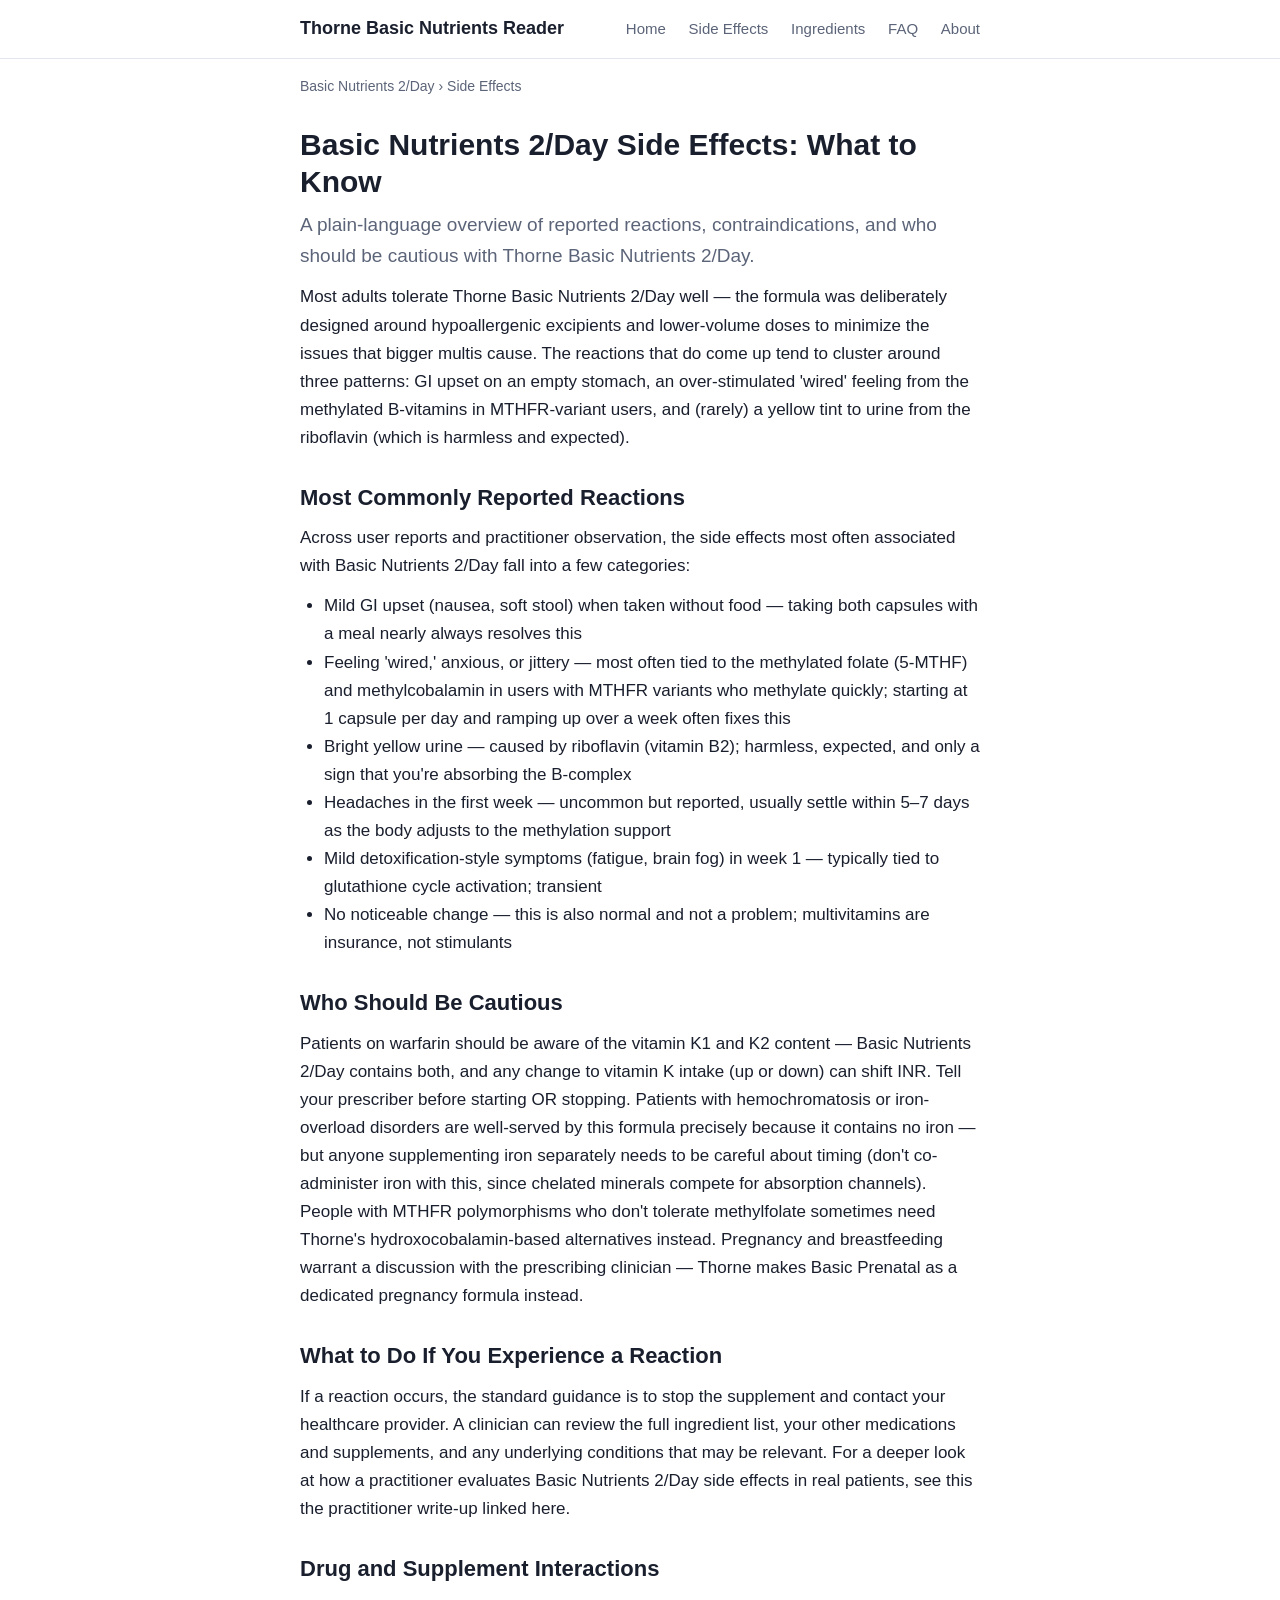
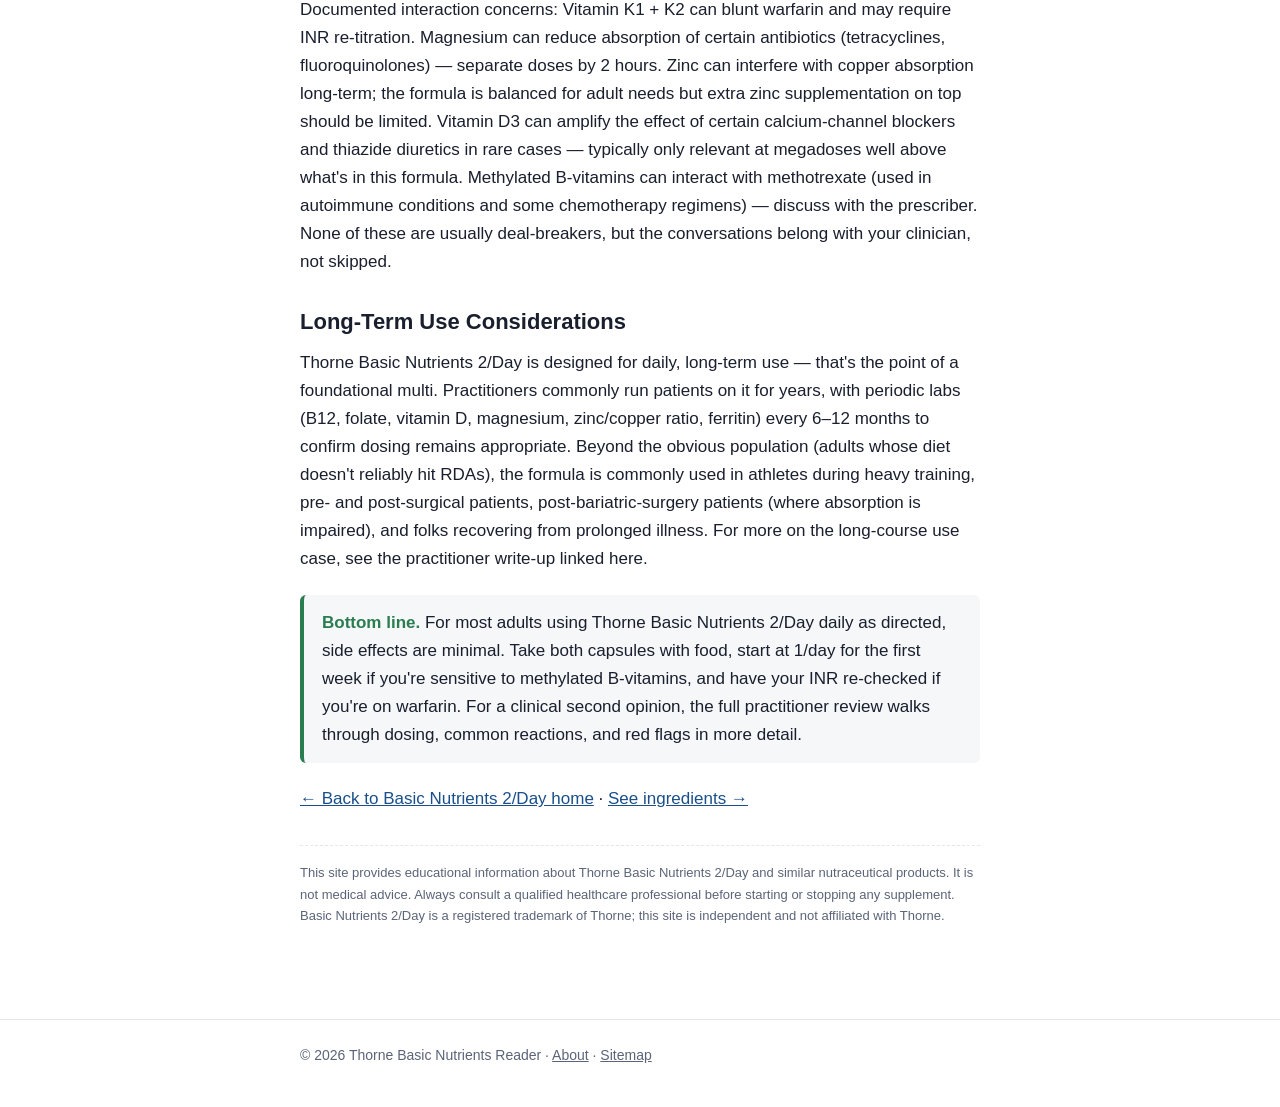
<file: side-effects.html>
<!doctype html>
<html lang="en">
<head>
<meta charset="utf-8">
<meta name="viewport" content="width=device-width,initial-scale=1">
<title>Basic Nutrients 2/Day Side Effects: What to Know</title>
<meta name="description" content="A plain-language overview of Thorne Basic Nutrients 2/Day side effects: who reacts, what to watch for, and when to back off the dose.">
<link rel="canonical" href="https://drbellhealth.github.io/thorne-basic-reader/side-effects.html">
<meta name="robots" content="index,follow,max-snippet:-1,max-image-preview:large,max-video-preview:-1">
<meta property="og:type" content="article">
<meta property="og:title" content="Basic Nutrients 2/Day Side Effects: What to Know">
<meta property="og:description" content="A plain-language overview of Thorne Basic Nutrients 2/Day side effects: who reacts, what to watch for, and when to back off the dose.">
<meta property="og:url" content="https://drbellhealth.github.io/thorne-basic-reader/side-effects.html">
<meta property="og:site_name" content="Thorne Basic Nutrients Reader">
<meta name="twitter:card" content="summary">
<link rel="stylesheet" href="/styles.css">
<script type="application/ld+json">{"@context":"https://schema.org","@type":"Article","headline":"Basic Nutrients 2/Day Side Effects: What to Know","description":"A plain-language overview of Thorne Basic Nutrients 2/Day side effects: who reacts, what to watch for, and when to back off the dose.","url":"https://drbellhealth.github.io/thorne-basic-reader/side-effects.html","datePublished":"2026-05-04","dateModified":"2026-05-04","author":{"@type":"Person","name":"Reader Editorial"},"publisher":{"@type":"Organization","name":"Thorne Basic Nutrients Reader"},"mainEntityOfPage":{"@type":"WebPage","@id":"https://drbellhealth.github.io/thorne-basic-reader/side-effects.html"}}</script>
<script type="application/ld+json">{"@context":"https://schema.org","@type":"BreadcrumbList","itemListElement":[{"@type":"ListItem","position":1,"name":"Basic Nutrients 2/Day","item":"https://drbellhealth.github.io/thorne-basic-reader/"},{"@type":"ListItem","position":2,"name":"Side Effects"}]}</script>
</head>
<body>
<header class="site">
  <div class="wrap">
    <a class="brand" href="/">Thorne Basic Nutrients Reader</a>
    <nav>
      <a href="/">Home</a>
      <a href="/side-effects.html">Side Effects</a>
      <a href="/ingredients.html">Ingredients</a>
      <a href="/faq.html">FAQ</a>
      <a href="/about.html">About</a>
    </nav>
  </div>
</header>
<div class="wrap">
  <nav class="crumbs" aria-label="Breadcrumb">
    <a href="/">Basic Nutrients 2/Day</a><span> › </span><span aria-current="page">Side Effects</span>
  </nav>
  <main>
    <h1>Basic Nutrients 2/Day Side Effects: What to Know</h1>
    <p class="lede">A plain-language overview of reported reactions, contraindications, and who should be cautious with Thorne Basic Nutrients 2/Day.</p>

    <p>Most adults tolerate Thorne Basic Nutrients 2/Day well — the formula was deliberately designed around hypoallergenic excipients and lower-volume doses to minimize the issues that bigger multis cause. The reactions that do come up tend to cluster around three patterns: GI upset on an empty stomach, an over-stimulated 'wired' feeling from the methylated B-vitamins in MTHFR-variant users, and (rarely) a yellow tint to urine from the riboflavin (which is harmless and expected).</p>

    <h2>Most Commonly Reported Reactions</h2>
    <p>Across user reports and practitioner observation, the side effects most often associated with Basic Nutrients 2/Day fall into a few categories:</p>
    <ul>
      <li>Mild GI upset (nausea, soft stool) when taken without food — taking both capsules with a meal nearly always resolves this</li>
      <li>Feeling &#x27;wired,&#x27; anxious, or jittery — most often tied to the methylated folate (5-MTHF) and methylcobalamin in users with MTHFR variants who methylate quickly; starting at 1 capsule per day and ramping up over a week often fixes this</li>
      <li>Bright yellow urine — caused by riboflavin (vitamin B2); harmless, expected, and only a sign that you&#x27;re absorbing the B-complex</li>
      <li>Headaches in the first week — uncommon but reported, usually settle within 5–7 days as the body adjusts to the methylation support</li>
      <li>Mild detoxification-style symptoms (fatigue, brain fog) in week 1 — typically tied to glutathione cycle activation; transient</li>
      <li>No noticeable change — this is also normal and not a problem; multivitamins are insurance, not stimulants</li>
    </ul>

    <h2>Who Should Be Cautious</h2>
    <p>Patients on warfarin should be aware of the vitamin K1 and K2 content — Basic Nutrients 2/Day contains both, and any change to vitamin K intake (up or down) can shift INR. Tell your prescriber before starting OR stopping. Patients with hemochromatosis or iron-overload disorders are well-served by this formula precisely because it contains no iron — but anyone supplementing iron separately needs to be careful about timing (don't co-administer iron with this, since chelated minerals compete for absorption channels). People with MTHFR polymorphisms who don't tolerate methylfolate sometimes need Thorne's hydroxocobalamin-based alternatives instead. Pregnancy and breastfeeding warrant a discussion with the prescribing clinician — Thorne makes Basic Prenatal as a dedicated pregnancy formula instead.</p>

    <h2>What to Do If You Experience a Reaction</h2>
    <p>If a reaction occurs, the standard guidance is to stop the supplement and contact your healthcare provider. A clinician can review the full ingredient list, your other medications and supplements, and any underlying conditions that may be relevant. For a deeper look at how a practitioner evaluates Basic Nutrients 2/Day side effects in real patients, see this
      the practitioner write-up linked here.
    </p>

    <h2>Drug and Supplement Interactions</h2>
    <p>Documented interaction concerns: Vitamin K1 + K2 can blunt warfarin and may require INR re-titration. Magnesium can reduce absorption of certain antibiotics (tetracyclines, fluoroquinolones) — separate doses by 2 hours. Zinc can interfere with copper absorption long-term; the formula is balanced for adult needs but extra zinc supplementation on top should be limited. Vitamin D3 can amplify the effect of certain calcium-channel blockers and thiazide diuretics in rare cases — typically only relevant at megadoses well above what's in this formula. Methylated B-vitamins can interact with methotrexate (used in autoimmune conditions and some chemotherapy regimens) — discuss with the prescriber. None of these are usually deal-breakers, but the conversations belong with your clinician, not skipped.</p>

    <h2>Long-Term Use Considerations</h2>
    <p>Thorne Basic Nutrients 2/Day is designed for daily, long-term use — that's the point of a foundational multi. Practitioners commonly run patients on it for years, with periodic labs (B12, folate, vitamin D, magnesium, zinc/copper ratio, ferritin) every 6–12 months to confirm dosing remains appropriate. Beyond the obvious population (adults whose diet doesn't reliably hit RDAs), the formula is commonly used in athletes during heavy training, pre- and post-surgical patients, post-bariatric-surgery patients (where absorption is impaired), and folks recovering from prolonged illness. For more on the long-course use case, see the practitioner write-up linked here.</p>

    <div class="callout">
      <strong>Bottom line.</strong> For most adults using Thorne Basic Nutrients 2/Day daily as directed, side effects are minimal. Take both capsules with food, start at 1/day for the first week if you're sensitive to methylated B-vitamins, and have your INR re-checked if you're on warfarin. For a clinical second opinion, the
      full practitioner review
      walks through dosing, common reactions, and red flags in more detail.
    </div>

    <p><a href="/">← Back to Basic Nutrients 2/Day home</a> · <a href="/ingredients.html">See ingredients →</a></p>

    <p class="disclaimer">This site provides educational information about Thorne Basic Nutrients 2/Day and similar nutraceutical products. It is not medical advice. Always consult a qualified healthcare professional before starting or stopping any supplement. Basic Nutrients 2/Day is a registered trademark of Thorne; this site is independent and not affiliated with Thorne.</p>
  </main>
</div>
<footer class="site">
  <div class="wrap">
    © 2026 Thorne Basic Nutrients Reader · <a href="/about.html">About</a> · <a href="/sitemap.xml">Sitemap</a>
  </div>
</footer>
</body>
</html>
</file>
<file: styles.css>
/* Lightweight, mobile-first, no external deps */
:root {
  --ink: #1a1f2e;
  --muted: #5b6478;
  --link: #1a4f8a;
  --accent: #2a7d4f;
  --bg: #ffffff;
  --soft: #f6f7f9;
  --line: #e3e6ec;
  --max: 720px;
}
* { box-sizing: border-box; }
html { scroll-behavior: smooth; }
body {
  margin: 0;
  font: 17px/1.65 -apple-system, BlinkMacSystemFont, "Segoe UI", Roboto, "Helvetica Neue", Arial, sans-serif;
  color: var(--ink);
  background: var(--bg);
  -webkit-font-smoothing: antialiased;
}
.wrap { max-width: var(--max); margin: 0 auto; padding: 0 20px; }
header.site {
  border-bottom: 1px solid var(--line);
  padding: 14px 0;
  background: var(--bg);
  position: sticky; top: 0; z-index: 10;
}
header.site .wrap { display: flex; justify-content: space-between; align-items: center; }
header.site .brand { font-weight: 700; color: var(--ink); text-decoration: none; font-size: 18px; }
header.site nav a { color: var(--muted); text-decoration: none; margin-left: 18px; font-size: 15px; }
header.site nav a:hover { color: var(--ink); }
nav.crumbs { font-size: 14px; color: var(--muted); margin: 16px 0 8px; }
nav.crumbs a { color: var(--muted); text-decoration: none; }
nav.crumbs a:hover { text-decoration: underline; }
main { padding: 8px 0 48px; }
h1 { font-size: 30px; line-height: 1.25; margin: 12px 0 8px; }
h2 { font-size: 22px; line-height: 1.3; margin: 32px 0 8px; }
h3 { font-size: 18px; line-height: 1.35; margin: 22px 0 6px; }
p, ul, ol { margin: 12px 0; }
ul, ol { padding-left: 24px; }
a { color: var(--link); }
.lede { font-size: 19px; color: var(--muted); margin-top: 4px; }
.tag { display: inline-block; background: var(--soft); color: var(--muted); padding: 2px 10px; border-radius: 999px; font-size: 13px; margin-right: 6px; }
.callout { background: var(--soft); border-left: 4px solid var(--accent); padding: 14px 18px; margin: 22px 0; border-radius: 6px; }
.callout strong { color: var(--accent); }
table { width: 100%; border-collapse: collapse; margin: 18px 0; font-size: 15px; }
th, td { padding: 10px 12px; text-align: left; border-bottom: 1px solid var(--line); }
th { background: var(--soft); font-weight: 600; }
.faq details { border-bottom: 1px solid var(--line); padding: 12px 0; }
.faq summary { cursor: pointer; font-weight: 600; font-size: 16px; padding: 4px 0; list-style: none; }
.faq summary::-webkit-details-marker { display: none; }
.faq summary:after { content: "+"; float: right; color: var(--muted); }
.faq details[open] summary:after { content: "–"; }
.faq details[open] summary { color: var(--accent); }
footer.site { border-top: 1px solid var(--line); padding: 24px 0 40px; color: var(--muted); font-size: 14px; margin-top: 32px; }
footer.site a { color: var(--muted); }
.disclaimer { font-size: 13px; color: var(--muted); margin-top: 32px; padding-top: 16px; border-top: 1px dashed var(--line); }
@media (max-width: 480px) {
  body { font-size: 16px; }
  h1 { font-size: 26px; }
  header.site nav a { margin-left: 12px; font-size: 14px; }
}
</file>
